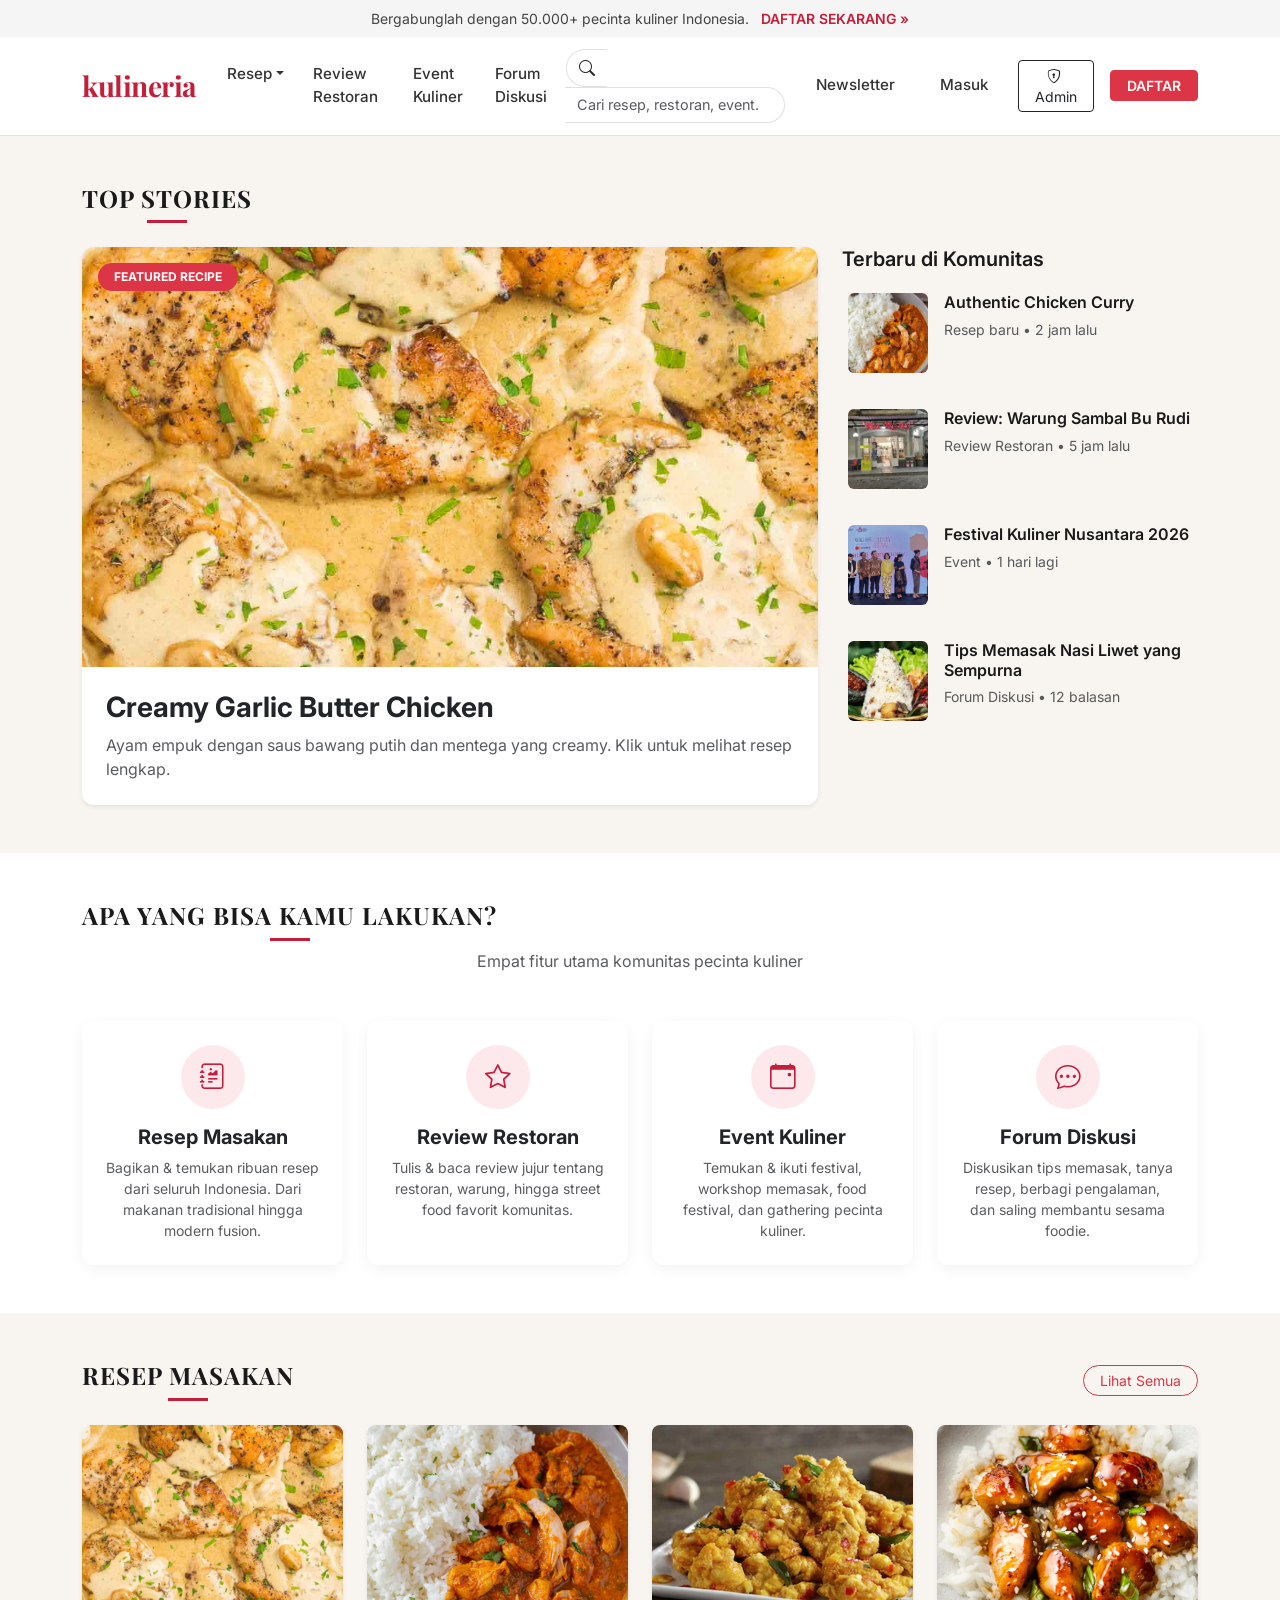
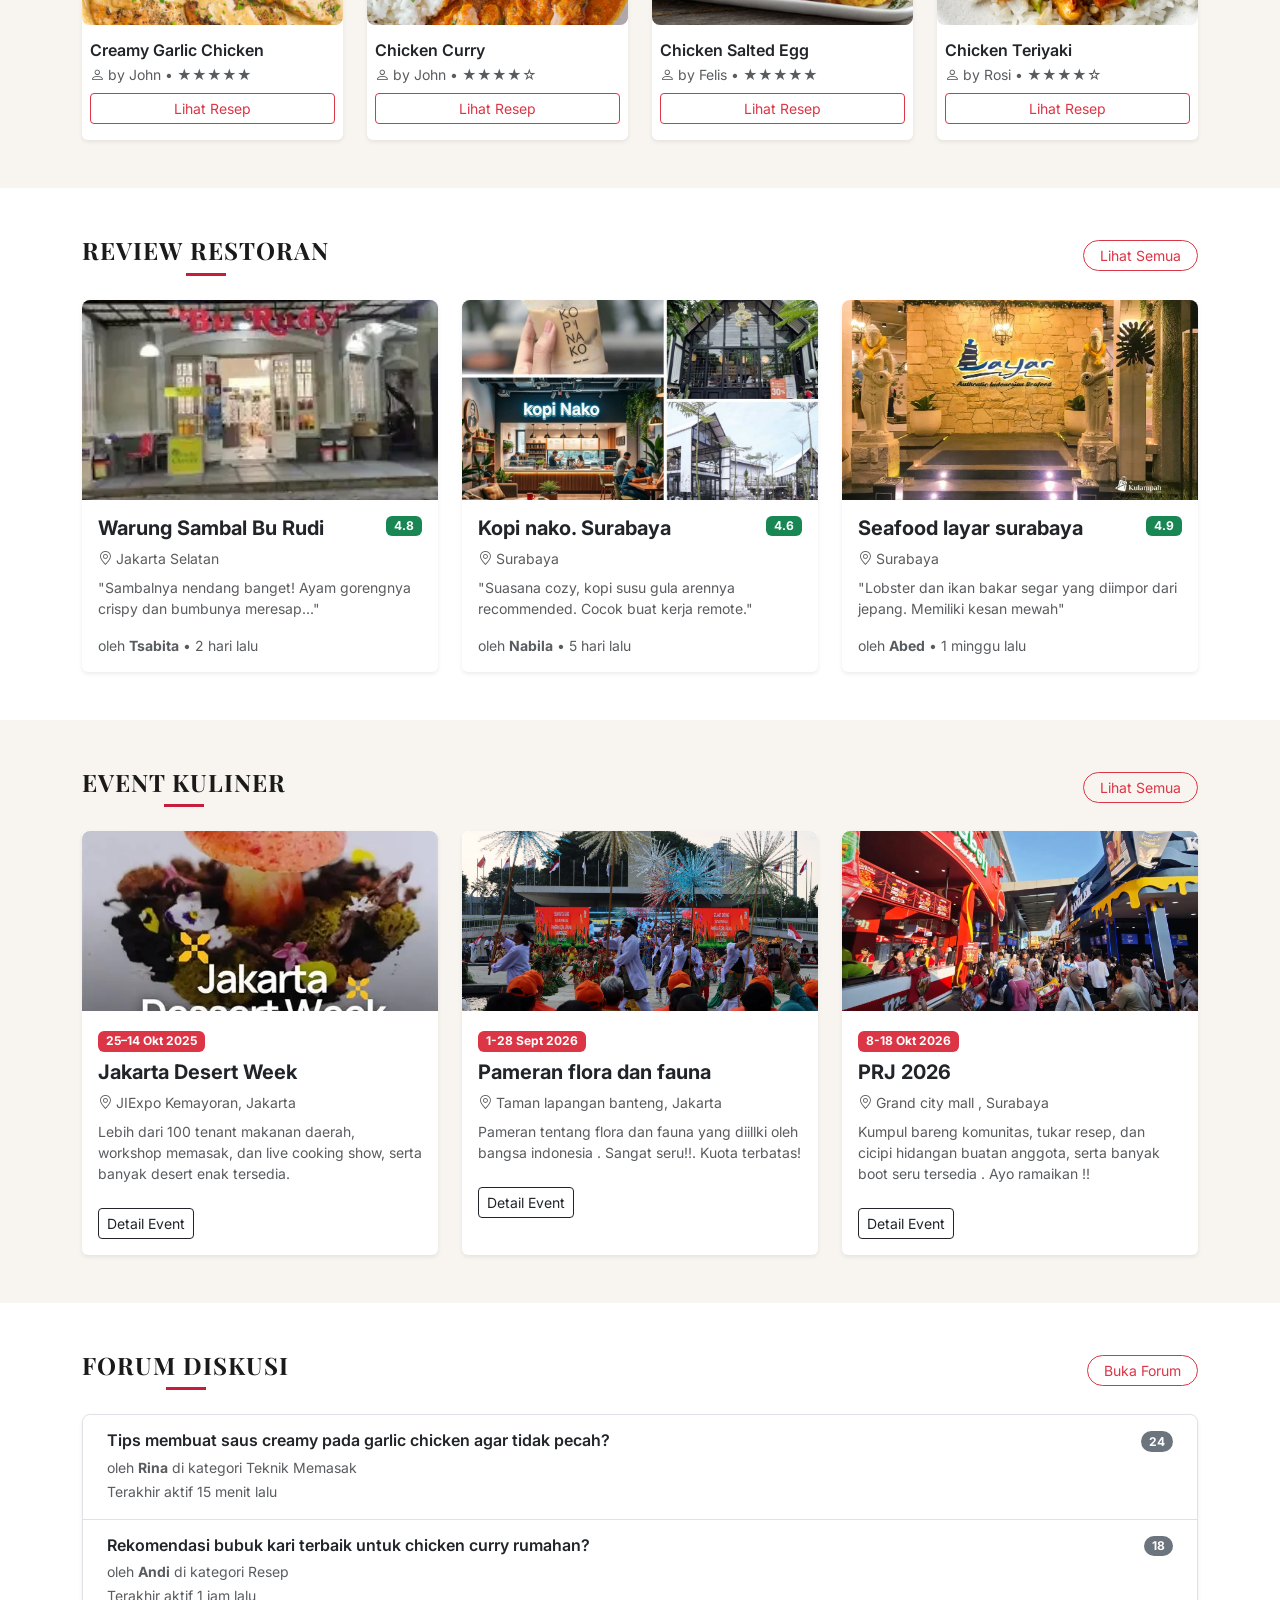
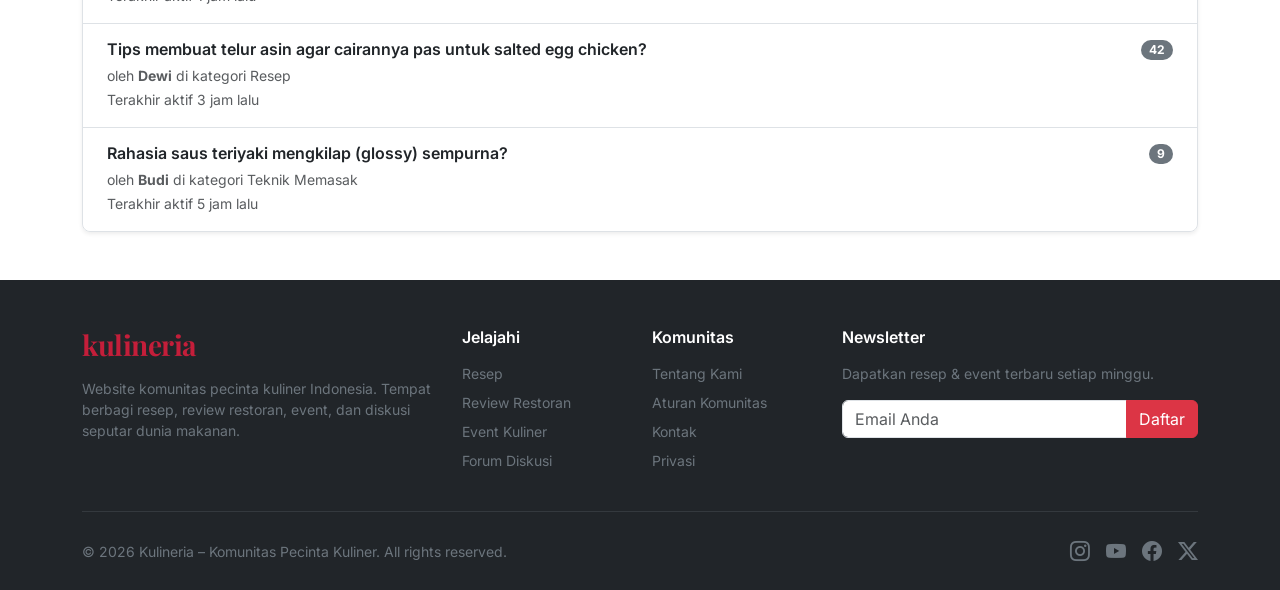
<file: index.html>
<!DOCTYPE html>
<html lang="id">
<head>
  <meta charset="UTF-8">
  <meta name="viewport" content="width=device-width, initial-scale=1.0">
  <title>Kulineria – Komunitas Pecinta Kuliner</title>
  <link href="https://cdn.jsdelivr.net/npm/bootstrap@5.3.3/dist/css/bootstrap.min.css" rel="stylesheet">
  <link href="https://cdn.jsdelivr.net/npm/bootstrap-icons@1.11.3/font/bootstrap-icons.min.css" rel="stylesheet">
  <link href="https://fonts.googleapis.com/css2?family=Playfair+Display:wght@500;700&family=Inter:wght@400;500;600&display=swap" rel="stylesheet">
  <link rel="stylesheet" href="style.css">
  <style>
    
/* Menyamakan ukuran gambar semua kartu resep */
#resep .recipe-card img {
  width: 100%;
  height: 200px;
  object-fit: cover;
  display: block;
}

/* Menyamakan tinggi kartu dan susunan kontennya */
#resep .recipe-card {
  height: 100%;
  display: flex;
  flex-direction: column;
}

/* Membuat isi kartu mengisi ruang yang tersedia */
#resep .recipe-card .card-body {
  flex: 1;
  display: flex;
  flex-direction: column;
}

/* Menjaga tombol resep berada di bagian bawah */
#resep .recipe-card .card-body button {
  margin-top: auto;
}

    .recipe-card {
      cursor: pointer;
      transition: transform 0.2s ease-in-out;
    }
    .recipe-card:hover {
      transform: translateY(-4px);
    }
  </style>
</head>
<body>

  <!-- Top Promo Bar -->
  <div class="promo-bar text-center py-2">
    <span class="me-2">Bergabunglah dengan 50.000+ pecinta kuliner Indonesia.</span>
    <a href="#" class="fw-semibold text-decoration-none">DAFTAR SEKARANG »</a>
  </div>

  <!-- Main Navbar -->
  <nav class="navbar navbar-expand-lg bg-white sticky-top border-bottom">
    <div class="container">
      <a class="navbar-brand brand-logo" href="index.html">kulineria</a>
      
      <button class="navbar-toggler" type="button" data-bs-toggle="collapse" data-bs-target="#mainNav">
        <span class="navbar-toggler-icon"></span>
      </button>

      <div class="collapse navbar-collapse" id="mainNav">
        <ul class="navbar-nav me-auto mb-2 mb-lg-0">
          <li class="nav-item dropdown">
            <a class="nav-link dropdown-toggle" href="#" data-bs-toggle="dropdown">Resep</a>
            <ul class="dropdown-menu">
              <li><a class="dropdown-item" href="#resep">Makanan Utama</a></li>
              <li><a class="dropdown-item" href="#resep">Camilan</a></li>
              <li><a class="dropdown-item" href="#resep">Dessert</a></li>
              <li><a class="dropdown-item" href="#resep">Minuman</a></li>
            </ul>
          </li>
          <li class="nav-item">
            <a class="nav-link" href="#review">Review Restoran</a>
          </li>
          <li class="nav-item">
            <a class="nav-link" href="#event">Event Kuliner</a>
          </li>
          <li class="nav-item">
            <a class="nav-link" href="#forum">Forum Diskusi</a>
          </li>
        </ul>

        <form class="d-flex search-form me-3" role="search">
          <div class="input-group">
            <span class="input-group-text bg-white border-end-0"><i class="bi bi-search"></i></span>
            <input class="form-control border-start-0" type="search" placeholder='Cari resep, restoran, event...' aria-label="Search">
          </div>
        </form>

        <div class="d-flex align-items-center gap-3">
          <a href="#" class="nav-link small d-none d-lg-block">Newsletter</a>
          <a href="#" class="nav-link small d-none d-lg-block">Masuk</a>
          <a href="admin-login.html" class="btn btn-outline-dark btn-sm px-3">
            <i class="bi bi-shield-lock me-1"></i> Admin
          </a>
          <a href="#" class="btn btn-danger btn-sm px-3 fw-semibold">DAFTAR</a>
        </div>
      </div>
    </div>
  </nav>

  <!-- HERO / TOP STORIES -->
  <section class="py-5 bg-cream">
    <div class="container">
      <h2 class="section-title text-center mb-4">TOP STORIES</h2>
      
      <div class="row g-4">
        <div class="col-lg-8">
          <div class="card border-0 shadow-sm featured-card h-100 recipe-card" data-bs-toggle="modal" data-bs-target="#modalCreamyGarlic">
            <div class="position-relative">
              <img src="image/Creamy-Garlic-Chicken-1.jpg" class="card-img-top featured-img" alt="Creamy Garlic Chicken">
              <span class="badge bg-danger position-absolute top-0 start-0 m-3 px-3 py-2 rounded-pill">FEATURED RECIPE</span>
            </div>
            <div class="card-body p-4">
              <h3 class="card-title fw-bold mb-2">Creamy Garlic Butter Chicken</h3>
              <p class="text-muted mb-0">Ayam empuk dengan saus bawang putih dan mentega yang creamy. Klik untuk melihat resep lengkap.</p>
            </div>
          </div>
        </div>

        <div class="col-lg-4">
          <h5 class="fw-semibold mb-3">Terbaru di Komunitas</h5>
          
          <div class="d-flex gap-3 mb-4 latest-item" style="cursor:pointer;" data-bs-toggle="modal" data-bs-target="#modalChickenCurry">
            <img src="image/curry - Copy.webp" class="rounded latest-thumb" alt="Chicken Curry">
            <div>
              <h6 class="mb-1 fw-semibold">Authentic Chicken Curry</h6>
              <small class="text-muted">Resep baru • 2 jam lalu</small>
            </div>
          </div>

          <div class="d-flex gap-3 mb-4 latest-item">
            <img src="image/bu rudy.webp" class="rounded latest-thumb" alt="Review">
            <div>
              <h6 class="mb-1 fw-semibold">Review: Warung Sambal Bu Rudi</h6>
              <small class="text-muted">Review Restoran • 5 jam lalu</small>
            </div>
          </div>

          <div class="d-flex gap-3 mb-4 latest-item">
            <img src="image/kuliner.jpg" class="rounded latest-thumb" alt="Event">
            <div>
              <h6 class="mb-1 fw-semibold">Festival Kuliner Nusantara 2026</h6>
              <small class="text-muted">Event • 1 hari lagi</small>
            </div>
          </div>

          <div class="d-flex gap-3 latest-item">
            <img src="image/liwet.webp" class="rounded latest-thumb" alt="Forum">
            <div>
              <h6 class="mb-1 fw-semibold">Tips Memasak Nasi Liwet yang Sempurna</h6>
              <small class="text-muted">Forum Diskusi • 12 balasan</small>
            </div>
          </div>
        </div>
      </div>
    </div>
  </section>

  <!-- 4 FITUR UTAMA USER -->
  <section class="py-5">
    <div class="container">
      <h2 class="section-title text-center mb-2">APA YANG BISA KAMU LAKUKAN?</h2>
      <p class="text-center text-muted mb-5">Empat fitur utama komunitas pecinta kuliner</p>
      
      <div class="row g-4">
        <div class="col-md-6 col-lg-3">
          <div class="card border-0 h-100 text-center feature-card p-4">
            <div class="feature-icon mx-auto mb-3">
              <i class="bi bi-journal-richtext"></i>
            </div>
            <h5 class="fw-bold">Resep Masakan</h5>
            <p class="text-muted small mb-0">Bagikan & temukan ribuan resep dari seluruh Indonesia. Dari makanan tradisional hingga modern fusion.</p>
          </div>
        </div>
        <div class="col-md-6 col-lg-3">
          <div class="card border-0 h-100 text-center feature-card p-4">
            <div class="feature-icon mx-auto mb-3">
              <i class="bi bi-star"></i>
            </div>
            <h5 class="fw-bold">Review Restoran</h5>
            <p class="text-muted small mb-0">Tulis & baca review jujur tentang restoran, warung, hingga street food favorit komunitas.</p>
          </div>
        </div>
        <div class="col-md-6 col-lg-3">
          <div class="card border-0 h-100 text-center feature-card p-4">
            <div class="feature-icon mx-auto mb-3">
              <i class="bi bi-calendar-event"></i>
            </div>
            <h5 class="fw-bold">Event Kuliner</h5>
            <p class="text-muted small mb-0">Temukan & ikuti festival, workshop memasak, food festival, dan gathering pecinta kuliner.</p>
          </div>
        </div>
        <div class="col-md-6 col-lg-3">
          <div class="card border-0 h-100 text-center feature-card p-4">
            <div class="feature-icon mx-auto mb-3">
              <i class="bi bi-chat-dots"></i>
            </div>
            <h5 class="fw-bold">Forum Diskusi</h5>
            <p class="text-muted small mb-0">Diskusikan tips memasak, tanya resep, berbagi pengalaman, dan saling membantu sesama foodie.</p>
          </div>
        </div>
      </div>
    </div>
  </section>

  <!-- RESEP MASAKAN -->
  <section id="resep" class="py-5 bg-cream">
    <div class="container">
      <div class="d-flex justify-content-between align-items-center mb-4">
        <h2 class="section-title mb-0">RESEP MASAKAN</h2>
        <a href="#" class="btn btn-outline-danger btn-sm rounded-pill px-3">Lihat Semua</a>
      </div>

      <div class="row g-4">
        <!-- Card 1: Creamy Garlic Chicken -->
        <div class="col-6 col-md-4 col-lg-3">
          <div class="card border-0 recipe-card shadow-sm h-100" data-bs-toggle="modal" data-bs-target="#modalCreamyGarlic">
            <img src="image/Creamy-Garlic-Chicken-1.jpg" class="card-img-top rounded-3" alt="Creamy Garlic Chicken">
            <div class="card-body px-2">
              <h6 class="fw-semibold mb-1">Creamy Garlic Chicken</h6>
              <small class="text-muted d-block mb-2"><i class="bi bi-person me-1"></i>by John • ★★★★★</small>
              <button class="btn btn-sm btn-outline-danger w-100">Lihat Resep</button>
            </div>
          </div>
        </div>

        <!-- Card 2: Chicken Curry -->
        <div class="col-6 col-md-4 col-lg-3">
          <div class="card border-0 recipe-card shadow-sm h-100" data-bs-toggle="modal" data-bs-target="#modalChickenCurry">
            <img src="image/Indian-Curry-Chicken-2.jpg" class="card-img-top rounded-3" alt="Chicken Curry">
            <div class="card-body px-2">
              <h6 class="fw-semibold mb-1">Chicken Curry</h6>
              <small class="text-muted d-block mb-2"><i class="bi bi-person me-1"></i>by John • ★★★★☆</small>
              <button class="btn btn-sm btn-outline-danger w-100">Lihat Resep</button>
            </div>
          </div>
        </div>

        <!-- Card 3: Chicken Salted Egg -->
        <div class="col-6 col-md-4 col-lg-3">
          <div class="card border-0 recipe-card shadow-sm h-100" data-bs-toggle="modal" data-bs-target="#modalSaltedEgg">
            <img src="image/chicken-salted-egg.jpg" class="card-img-top rounded-3" alt="Chicken Salted Egg">
            <div class="card-body px-2">
              <h6 class="fw-semibold mb-1">Chicken Salted Egg</h6>
              <small class="text-muted d-block mb-2"><i class="bi bi-person me-1"></i>by Felis • ★★★★★</small>
              <button class="btn btn-sm btn-outline-danger w-100">Lihat Resep</button>
            </div>
          </div>
        </div>

        <!-- Card 4: Chicken Teriyaki -->
        <div class="col-6 col-md-4 col-lg-3">
          <div class="card border-0 recipe-card shadow-sm h-100" data-bs-toggle="modal" data-bs-target="#modalTeriyaki">
            <img src="image/teriyaki-chicken-recipe-1.jpg" class="card-img-top rounded-3" alt="Chicken Teriyaki">
            <div class="card-body px-2">
              <h6 class="fw-semibold mb-1">Chicken Teriyaki</h6>
              <small class="text-muted d-block mb-2"><i class="bi bi-person me-1"></i>by Rosi • ★★★★☆</small>
              <button class="btn btn-sm btn-outline-danger w-100">Lihat Resep</button>
            </div>
          </div>
        </div>
      </div>
    </div>
  </section>

  <!-- MODAL DETAIL RESEP -->

  <!-- 1. Modal Creamy Garlic Chicken -->
  <div class="modal fade" id="modalCreamyGarlic" tabindex="-1" aria-hidden="true">
    <div class="modal-dialog modal-dialog-centered modal-lg">
      <div class="modal-content">
        <div class="modal-header border-0">
          <h5 class="modal-title fw-bold">Creamy Garlic Chicken</h5>
          <button type="button" class="btn-close" data-bs-dismiss="modal" aria-label="Close"></button>
        </div>
        <div class="modal-body">
          <img src="image/Creamy-Garlic-Chicken-1.jpg" class="img-fluid rounded mb-3 w-100" style="max-height: 300px; object-fit: cover;" alt="Creamy Garlic Chicken">
          <p class="text-muted small mb-3"><i class="bi bi-person me-1"></i>Resep oleh <strong>John</strong> • Waktu Masak: 25 Menit • 2-3 Porsi</p>
          
          <h6 class="fw-bold">Bahan-bahan:</h6>
          <ul class="small">
            <li>500g dada ayam, potong dadu</li>
            <li>4 siung bawang putih, cincang halus</li>
            <li>200ml heavy cream / cooking cream</li>
            <li>2 sdm butter (mentega)</li>
            <li>50g keju parmesan parut</li>
            <li>Garam, lada hitam, dan oregano secukupnya</li>
          </ul>

          <h6 class="fw-bold mt-3">Langkah Pembuatan:</h6>
          <ol class="small">
            <li>Bumbui dada ayam dengan garam, lada, dan sedikit oregano.</li>
            <li>Panaskan 1 sdm butter di wajan, tumis ayam hingga matang dan kecokelatan. Angkat dan sisihkan.</li>
            <li>Di wajan yang sama, lelehkan sisa butter dan tumis bawang putih hingga harum.</li>
            <li>Tuangkan heavy cream, aduk rata dan biarkan mendidih perlahan dengan api kecil.</li>
            <li>Masukkan keju parmesan, aduk hingga saus mengental.</li>
            <li>Masukkan kembali ayam ke dalam saus creamy, aduk rata, lalu sajikan hangat.</li>
          </ol>
        </div>
        <div class="modal-footer border-0">
          <button type="button" class="btn btn-secondary btn-sm" data-bs-dismiss="modal">Tutup</button>
        </div>
      </div>
    </div>
  </div>

  <!-- 2. Modal Chicken Curry -->
  <div class="modal fade" id="modalChickenCurry" tabindex="-1" aria-hidden="true">
    <div class="modal-dialog modal-dialog-centered modal-lg">
      <div class="modal-content">
        <div class="modal-header border-0">
          <h5 class="modal-title fw-bold">Chicken Curry</h5>
          <button type="button" class="btn-close" data-bs-dismiss="modal" aria-label="Close"></button>
        </div>
        <div class="modal-body">
          <img src="image/Indian-Curry-Chicken-2.jpg" class="img-fluid rounded mb-3 w-100" style="max-height: 300px; object-fit: cover;" alt="Chicken Curry">
          <p class="text-muted small mb-3"><i class="bi bi-person me-1"></i>Resep oleh <strong>John</strong> • Waktu Masak: 40 Menit • 4 Porsi</p>
          
          <h6 class="fw-bold">Bahan-bahan:</h6>
          <ul class="small">
            <li>500g paha ayam filet, potong sesuai selera</li>
            <li>2 buah kentang & 1 buah wortel, potong dadu</li>
            <li>1 buah bawang bombay, potong kasar</li>
            <li>2 sdm bubuk kari instan</li>
            <li>400ml santan sedang atau susu cair</li>
            <li>Garam, gula, dan penyedap rasa secukupnya</li>
          </ul>

          <h6 class="fw-bold mt-3">Langkah Pembuatan:</h6>
          <ol class="small">
            <li>Tumis bawang bombay hingga harum dan layu.</li>
            <li>Masukkan potongan ayam, masak hingga berubah warna.</li>
            <li>Tambahkan bubuk kari, aduk hingga merata dengan ayam.</li>
            <li>Tuang santan/susu, lalu masukkan kentang dan wortel.</li>
            <li>Masak dengan api kecil hingga sayuran empuk dan kuah mengental. Bumbui dengan garam dan gula. Sajikan.</li>
          </ol>
        </div>
        <div class="modal-footer border-0">
          <button type="button" class="btn btn-secondary btn-sm" data-bs-dismiss="modal">Tutup</button>
        </div>
      </div>
    </div>
  </div>

  <!-- 3. Modal Chicken Salted Egg -->
  <div class="modal fade" id="modalSaltedEgg" tabindex="-1" aria-hidden="true">
    <div class="modal-dialog modal-dialog-centered modal-lg">
      <div class="modal-content">
        <div class="modal-header border-0">
          <h5 class="modal-title fw-bold">Chicken Salted Egg</h5>
          <button type="button" class="btn-close" data-bs-dismiss="modal" aria-label="Close"></button>
        </div>
        <div class="modal-body">
          <img src="image/chicken-salted-egg.jpg" class="img-fluid rounded mb-3 w-100" style="max-height: 300px; object-fit: cover;" alt="Chicken Salted Egg">
          <p class="text-muted small mb-3"><i class="bi bi-person me-1"></i>Resep oleh <strong>Felis</strong> • Waktu Masak: 30 Menit • 3 Porsi</p>
          
          <h6 class="fw-bold">Bahan-bahan:</h6>
          <ul class="small">
            <li>400g dada ayam crispy (dibalur tepung maizena dan digoreng)</li>
            <li>3 kuning telur asin rebus, haluskan dengan sedikit air hangat</li>
            <li>3 siung bawang putih, cincang</li>
            <li>2 tangkai daun kari (salam koja)</li>
            <li>2 buah cabai rawit merah, iris halus</li>
            <li>2 sdm mentega dan 100ml susu evaporated</li>
          </ul>

          <h6 class="fw-bold mt-3">Langkah Pembuatan:</h6>
          <ol class="small">
            <li>Goreng ayam bertepung hingga renyah dan matang, tiriskan.</li>
            <li>Panaskan mentega, tumis bawang putih, cabai rawit, dan daun kari hingga harum.</li>
            <li>Masukkan kuning telur asin yang sudah dihaluskan, aduk hingga berbusa.</li>
            <li>Tuangkan susu evaporated, aduk rata hingga saus halus dan meletup-letup.</li>
            <li>Masukkan ayam crispy, aduk cepat hingga seluruh permukaan ayam terbalur saus salted egg. Sajikan.</li>
          </ol>
        </div>
        <div class="modal-footer border-0">
          <button type="button" class="btn btn-secondary btn-sm" data-bs-dismiss="modal">Tutup</button>
        </div>
      </div>
    </div>
  </div>

  <!-- 4. Modal Chicken Teriyaki -->
  <div class="modal fade" id="modalTeriyaki" tabindex="-1" aria-hidden="true">
    <div class="modal-dialog modal-dialog-centered modal-lg">
      <div class="modal-content">
        <div class="modal-header border-0">
          <h5 class="modal-title fw-bold">Chicken Teriyaki</h5>
          <button type="button" class="btn-close" data-bs-dismiss="modal" aria-label="Close"></button>
        </div>
        <div class="modal-body">
          <img src="image/teriyaki-chicken-recipe-1.jpg" class="img-fluid rounded mb-3 w-100" style="max-height: 300px; object-fit: cover;" alt="Chicken Teriyaki">
          <p class="text-muted small mb-3"><i class="bi bi-person me-1"></i>Resep oleh <strong>Rosi</strong> • Waktu Masak: 20 Menit • 2 Porsi</p>
          
          <h6 class="fw-bold">Bahan-bahan:</h6>
          <ul class="small">
            <li>400g paha ayam potong strip</li>
            <li>3 sdm kecap manis & 2 sdm kecap asin</li>
            <li>1 sdm saus tiram & 1 sdm minyak wijen</li>
            <li>1 sdm madu / gula pasir</li>
            <li>1/2 buah bawang bombay, iris memanjang</li>
            <li>Wijen sangrai untuk taburan</li>
          </ul>

          <h6 class="fw-bold mt-3">Langkah Pembuatan:</h6>
          <ol class="small">
            <li>Marinasi ayam dengan kecap asin, saus tiram, dan minyak wijen selama 15 menit.</li>
            <li>Panaskan sedikit minyak, tumis ayam hingga berubah warna dan matang.</li>
            <li>Masukkan kecap manis, madu, dan bawang bombay. Aduk rata hingga saus karamel mengental dan meresap ke dalam ayam.</li>
            <li>Angkat, tata di atas piring, lalu taburi dengan wijen sangrai.</li>
          </ol>
        </div>
        <div class="modal-footer border-0">
          <button type="button" class="btn btn-secondary btn-sm" data-bs-dismiss="modal">Tutup</button>
        </div>
      </div>
    </div>
  </div>

  <!-- REVIEW RESTORAN -->
  <section id="review" class="py-5">
    <div class="container">
      <div class="d-flex justify-content-between align-items-center mb-4">
        <h2 class="section-title mb-0">REVIEW RESTORAN</h2>
        <a href="#" class="btn btn-outline-danger btn-sm rounded-pill px-3">Lihat Semua</a>
      </div>

      <div class="row g-4">
        <div class="col-md-4">
          <div class="card border-0 h-100 story-card shadow-sm">
            <img src="image/bu rudy.webp" class="card-img-top rounded-top-3" alt="Restoran 1" style="height:200px;object-fit:cover;">
            <div class="card-body">
              <div class="d-flex justify-content-between align-items-start mb-2">
                <h5 class="fw-bold mb-0">Warung Sambal Bu Rudi</h5>
                <span class="badge bg-success">4.8</span>
              </div>
              <p class="text-muted small mb-2"><i class="bi bi-geo-alt me-1"></i>Jakarta Selatan</p>
              <p class="small text-muted mb-0">"Sambalnya nendang banget! Ayam gorengnya crispy dan bumbunya meresap..."</p>
              <div class="mt-3 small text-muted">oleh <strong>Tsabita</strong> • 2 hari lalu</div>
            </div>
          </div>
        </div>
        <div class="col-md-4">
          <div class="card border-0 h-100 story-card shadow-sm">
            <img src="image/Franchise-Kopi-Nako-1024x682.jpg" class="card-img-top rounded-top-3" alt="Restoran 2" style="height:200px;object-fit:cover;">
            <div class="card-body">
              <div class="d-flex justify-content-between align-items-start mb-2">
                <h5 class="fw-bold mb-0">Kopi nako. Surabaya</h5>
                <span class="badge bg-success">4.6</span>
              </div>
              <p class="text-muted small mb-2"><i class="bi bi-geo-alt me-1"></i>Surabaya</p>
              <p class="small text-muted mb-0">"Suasana cozy, kopi susu gula arennya recommended. Cocok buat kerja remote."</p>
              <div class="mt-3 small text-muted">oleh <strong>Nabila</strong> • 5 hari lalu</div>
            </div>
          </div>
        </div>
        <div class="col-md-4">
          <div class="card border-0 h-100 story-card shadow-sm">
            <img src="image/Restoran-Layar-Seafood-Surabaya-Kulampah-1024x768.webp" class="card-img-top rounded-top-3" alt="Restoran 3" style="height:200px;object-fit:cover;">
            <div class="card-body">
              <div class="d-flex justify-content-between align-items-start mb-2">
                <h5 class="fw-bold mb-0">Seafood layar surabaya</h5>
                <span class="badge bg-success">4.9</span>
              </div>
              <p class="text-muted small mb-2"><i class="bi bi-geo-alt me-1"></i>Surabaya</p>
              <p class="small text-muted mb-0">"Lobster dan ikan bakar segar yang diimpor dari jepang. Memiliki kesan mewah"</p>
              <div class="mt-3 small text-muted">oleh <strong>Abed</strong> • 1 minggu lalu</div>
            </div>
          </div>
        </div>
      </div>
    </div>
  </section>

  <!-- EVENT KULINER -->
  <section id="event" class="py-5 bg-cream">
    <div class="container">
      <div class="d-flex justify-content-between align-items-center mb-4">
        <h2 class="section-title mb-0">EVENT KULINER</h2>
        <a href="#" class="btn btn-outline-danger btn-sm rounded-pill px-3">Lihat Semua</a>
      </div>

      <div class="row g-4">
        <div class="col-md-4">
          <div class="card border-0 h-100 story-card shadow-sm">
            <img src="image/jakarta.webp" class="card-img-top rounded-top-3" alt="Event 1" style="height:180px;object-fit:cover;">
            <div class="card-body">
              <span class="badge bg-danger mb-2">25–14 Okt 2025</span>
              <h5 class="fw-bold">Jakarta Desert Week</h5>
              <p class="text-muted small mb-2"><i class="bi bi-geo-alt me-1"></i>JIExpo Kemayoran, Jakarta</p>
              <p class="small text-muted">Lebih dari 100 tenant makanan daerah, workshop memasak, dan live cooking show, serta banyak desert enak tersedia.</p>
              <a href="#" class="btn btn-sm btn-outline-dark mt-2">Detail Event</a>
            </div>
          </div>
        </div>
        <div class="col-md-4">
          <div class="card border-0 h-100 story-card shadow-sm">
            <img src="image/flona-05.jpg" class="card-img-top rounded-top-3" alt="Event 2" style="height:180px;object-fit:cover;">
            <div class="card-body">
              <span class="badge bg-danger mb-2">1-28 Sept 2026</span>
              <h5 class="fw-bold">Pameran flora dan fauna</h5>
              <p class="text-muted small mb-2"><i class="bi bi-geo-alt me-1"></i>Taman lapangan banteng, Jakarta</p>
              <p class="small text-muted">Pameran tentang flora dan fauna yang diillki oleh bangsa indonesia . Sangat seru!!. Kuota terbatas!</p>
              <a href="#" class="btn btn-sm btn-outline-dark mt-2">Detail Event</a>
            </div>
          </div>
        </div>
        <div class="col-md-4">
          <div class="card border-0 h-100 story-card shadow-sm">
            <img src="image/prj.webp" class="card-img-top rounded-top-3" alt="Event 3" style="height:180px;object-fit:cover;">
            <div class="card-body">
              <span class="badge bg-danger mb-2">8-18 Okt 2026</span>
              <h5 class="fw-bold">PRJ 2026</h5>
              <p class="text-muted small mb-2"><i class="bi bi-geo-alt me-1"></i>Grand city mall , Surabaya</p>
              <p class="small text-muted">Kumpul bareng komunitas, tukar resep, dan cicipi hidangan buatan anggota, serta banyak boot seru tersedia . Ayo ramaikan !!</p>
              <a href="#" class="btn btn-sm btn-outline-dark mt-2">Detail Event</a>
            </div>
          </div>
        </div>
      </div>
    </div>
  </section>

  <!-- FORUM DISKUSI -->
  <section id="forum" class="py-5">
    <div class="container">
      <div class="d-flex justify-content-between align-items-center mb-4">
        <h2 class="section-title mb-0">FORUM DISKUSI</h2>
        <a href="#" class="btn btn-outline-danger btn-sm rounded-pill px-3">Buka Forum</a>
      </div>

      <div class="list-group list-group-flush border rounded-3 overflow-hidden shadow-sm">
        <a href="#" class="list-group-item list-group-item-action py-3 px-4">
          <div class="d-flex w-100 justify-content-between align-items-start">
            <div>
              <h6 class="mb-1 fw-semibold">Tips membuat saus creamy pada garlic chicken agar tidak pecah?</h6>
              <small class="text-muted">oleh <strong>Rina</strong> di kategori Teknik Memasak</small>
            </div>
            <span class="badge bg-secondary rounded-pill">24</span>
          </div>
          <small class="text-muted">Terakhir aktif 15 menit lalu</small>
        </a>
        <a href="#" class="list-group-item list-group-item-action py-3 px-4">
          <div class="d-flex w-100 justify-content-between align-items-start">
            <div>
              <h6 class="mb-1 fw-semibold">Rekomendasi bubuk kari terbaik untuk chicken curry rumahan?</h6>
              <small class="text-muted">oleh <strong>Andi</strong> di kategori Resep</small>
            </div>
            <span class="badge bg-secondary rounded-pill">18</span>
          </div>
          <small class="text-muted">Terakhir aktif 1 jam lalu</small>
        </a>
        <a href="#" class="list-group-item list-group-item-action py-3 px-4">
          <div class="d-flex w-100 justify-content-between align-items-start">
            <div>
              <h6 class="mb-1 fw-semibold">Tips membuat telur asin agar cairannya pas untuk salted egg chicken?</h6>
              <small class="text-muted">oleh <strong>Dewi</strong> di kategori Resep</small>
            </div>
            <span class="badge bg-secondary rounded-pill">42</span>
          </div>
          <small class="text-muted">Terakhir aktif 3 jam lalu</small>
        </a>
        <a href="#" class="list-group-item list-group-item-action py-3 px-4">
          <div class="d-flex w-100 justify-content-between align-items-start">
            <div>
              <h6 class="mb-1 fw-semibold">Rahasia saus teriyaki mengkilap (glossy) sempurna?</h6>
              <small class="text-muted">oleh <strong>Budi</strong> di kategori Teknik Memasak</small>
            </div>
            <span class="badge bg-secondary rounded-pill">9</span>
          </div>
          <small class="text-muted">Terakhir aktif 5 jam lalu</small>
        </a>
      </div>
    </div>
  </section>

  <!-- Footer -->
  <footer class="bg-dark text-white pt-5 pb-4">
    <div class="container">
      <div class="row g-4">
        <div class="col-md-4">
          <h5 class="brand-logo text-danger mb-3">kulineria</h5>
          <p class="small text-secondary">Website komunitas pecinta kuliner Indonesia. Tempat berbagi resep, review restoran, event, dan diskusi seputar dunia makanan.</p>
        </div>
        <div class="col-6 col-md-2">
          <h6 class="fw-semibold mb-3">Jelajahi</h6>
          <ul class="list-unstyled small">
            <li class="mb-2"><a href="#resep" class="text-secondary text-decoration-none">Resep</a></li>
            <li class="mb-2"><a href="#review" class="text-secondary text-decoration-none">Review Restoran</a></li>
            <li class="mb-2"><a href="#event" class="text-secondary text-decoration-none">Event Kuliner</a></li>
            <li class="mb-2"><a href="#forum" class="text-secondary text-decoration-none">Forum Diskusi</a></li>
          </ul>
        </div>
        <div class="col-6 col-md-2">
          <h6 class="fw-semibold mb-3">Komunitas</h6>
          <ul class="list-unstyled small">
            <li class="mb-2"><a href="#" class="text-secondary text-decoration-none">Tentang Kami</a></li>
            <li class="mb-2"><a href="#" class="text-secondary text-decoration-none">Aturan Komunitas</a></li>
            <li class="mb-2"><a href="#" class="text-secondary text-decoration-none">Kontak</a></li>
            <li class="mb-2"><a href="#" class="text-secondary text-decoration-none">Privasi</a></li>
          </ul>
        </div>
        <div class="col-md-4">
          <h6 class="fw-semibold mb-3">Newsletter</h6>
          <p class="small text-secondary">Dapatkan resep & event terbaru setiap minggu.</p>
          <div class="input-group">
            <input type="email" class="form-control" placeholder="Email Anda">
            <button class="btn btn-danger" type="button">Daftar</button>
          </div>
        </div>
      </div>
      <hr class="my-4 border-secondary">
      <div class="d-flex flex-column flex-md-row justify-content-between align-items-center small text-secondary">
        <p class="mb-2 mb-md-0">© 2026 Kulineria – Komunitas Pecinta Kuliner. All rights reserved.</p>
        <div class="d-flex gap-3">
          <a href="#" class="text-secondary"><i class="bi bi-instagram fs-5"></i></a>
          <a href="#" class="text-secondary"><i class="bi bi-youtube fs-5"></i></a>
          <a href="#" class="text-secondary"><i class="bi bi-facebook fs-5"></i></a>
          <a href="#" class="text-secondary"><i class="bi bi-twitter-x fs-5"></i></a>
        </div>
      </div>
    </div>
  </footer>

  <script src="https://cdn.jsdelivr.net/npm/bootstrap@5.3.3/dist/js/bootstrap.bundle.min.js"></script>
</body>
</html>
</file>
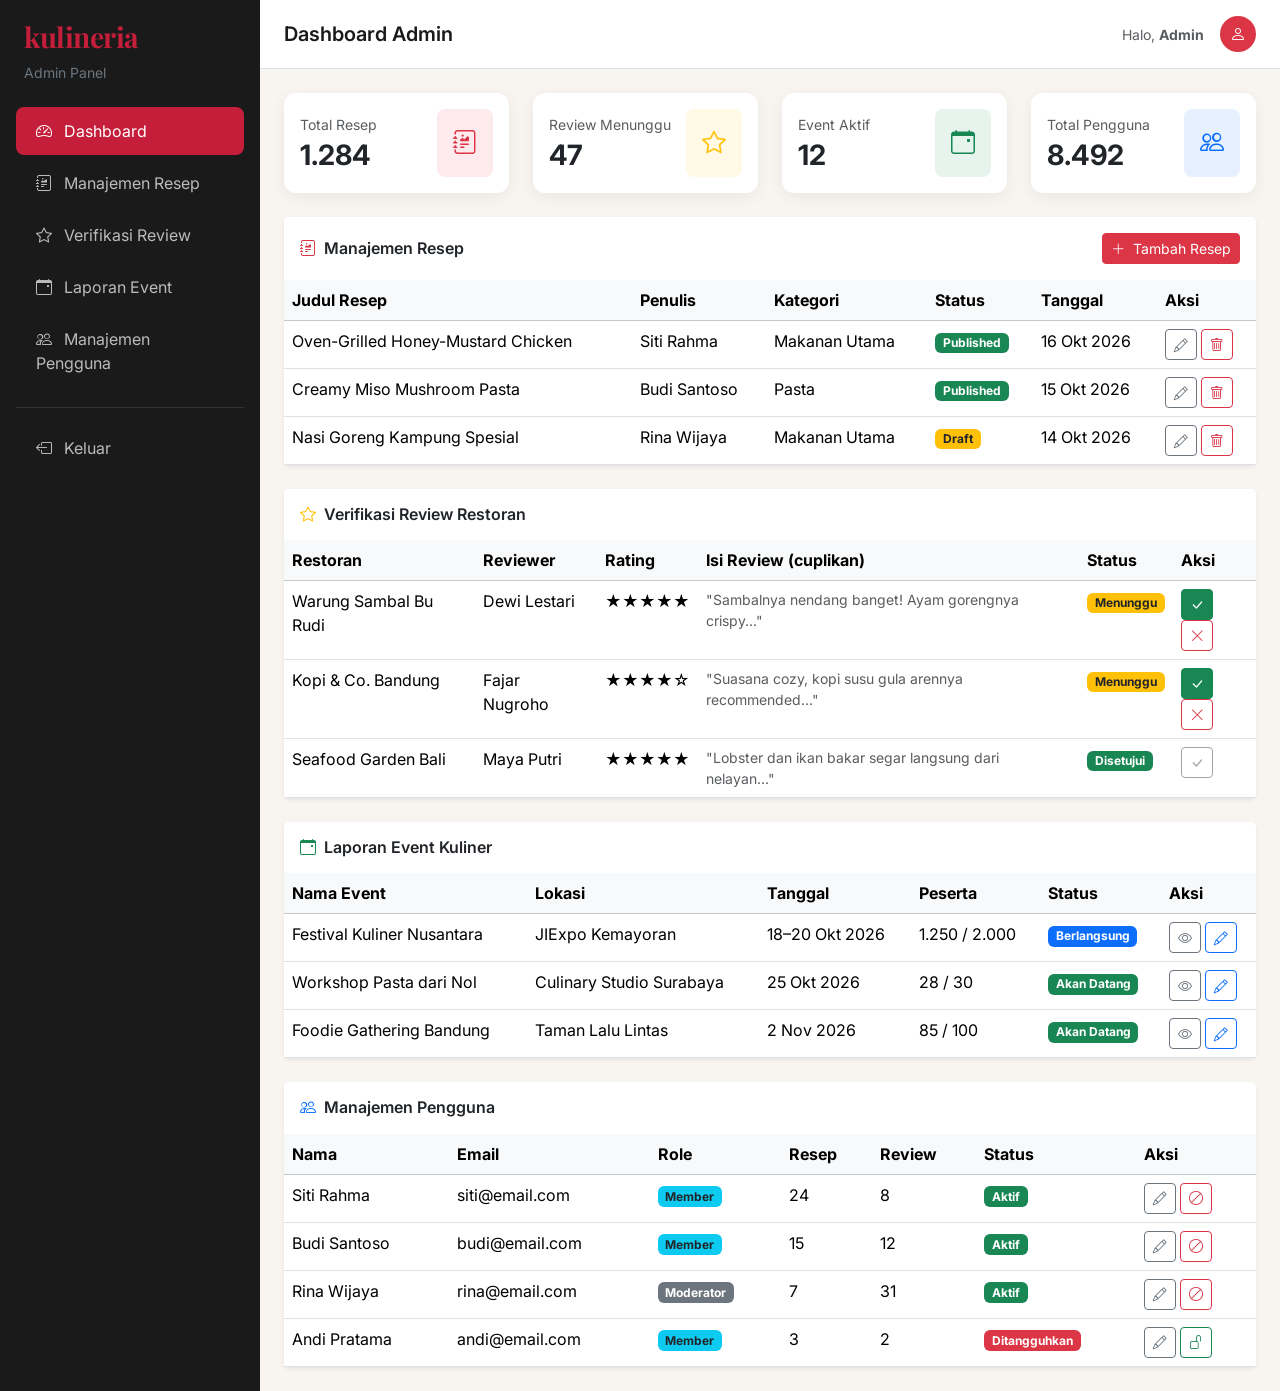
<file: admin-dashboard.html>
<!DOCTYPE html>
<html lang="id">
<head>
  <meta charset="UTF-8">
  <meta name="viewport" content="width=device-width, initial-scale=1.0">
  <title>Dashboard Admin – Kulineria</title>
  <link href="https://cdn.jsdelivr.net/npm/bootstrap@5.3.3/dist/css/bootstrap.min.css" rel="stylesheet">
  <link href="https://cdn.jsdelivr.net/npm/bootstrap-icons@1.11.3/font/bootstrap-icons.min.css" rel="stylesheet">
  <link href="https://fonts.googleapis.com/css2?family=Playfair+Display:wght@500;700&family=Inter:wght@400;500;600&display=swap" rel="stylesheet">
  <link rel="stylesheet" href="style.css">
  <style>
    .sidebar {
      width: 260px;
      min-height: 100vh;
      background: #1a1a1a;
    }
    .sidebar .nav-link {
      color: #bbb;
      padding: 0.75rem 1.25rem;
      border-radius: 8px;
      margin-bottom: 4px;
    }
    .sidebar .nav-link:hover,
    .sidebar .nav-link.active {
      background: #c41e3a;
      color: #fff;
    }
    .stat-card {
      border: none;
      border-radius: 12px;
      box-shadow: 0 4px 15px rgba(0,0,0,0.06);
    }
    .main-content {
      flex: 1;
      background: #f8f5f0;
      min-height: 100vh;
    }
  </style>
</head>
<body>
  <div class="d-flex">
    <!-- Sidebar -->
    <div class="sidebar p-3 d-none d-lg-block">
      <div class="mb-4 px-2">
        <a href="index.html" class="brand-logo text-decoration-none">kulineria</a>
        <small class="d-block text-secondary mt-1">Admin Panel</small>
      </div>
      <nav class="nav flex-column">
        <a class="nav-link active" href="#"><i class="bi bi-speedometer2 me-2"></i> Dashboard</a>
        <a class="nav-link" href="#resep"><i class="bi bi-journal-richtext me-2"></i> Manajemen Resep</a>
        <a class="nav-link" href="#review"><i class="bi bi-star me-2"></i> Verifikasi Review</a>
        <a class="nav-link" href="#event"><i class="bi bi-calendar-event me-2"></i> Laporan Event</a>
        <a class="nav-link" href="#pengguna"><i class="bi bi-people me-2"></i> Manajemen Pengguna</a>
        <hr class="border-secondary">
        <a class="nav-link" href="index.html"><i class="bi bi-box-arrow-left me-2"></i> Keluar</a>
      </nav>
    </div>

    <!-- Main -->
    <div class="main-content">
      <nav class="navbar bg-white border-bottom px-4 py-3">
        <div class="d-flex align-items-center gap-3">
          <button class="btn btn-outline-secondary btn-sm d-lg-none" type="button">
            <i class="bi bi-list"></i>
          </button>
          <h5 class="mb-0 fw-semibold">Dashboard Admin</h5>
        </div>
        <div class="d-flex align-items-center gap-3">
          <span class="text-muted small">Halo, <strong>Admin</strong></span>
          <div class="bg-danger text-white rounded-circle d-flex align-items-center justify-content-center" style="width:36px;height:36px;">
            <i class="bi bi-person"></i>
          </div>
        </div>
      </nav>

      <div class="p-4">
        <!-- Stats -->
        <div class="row g-4 mb-4">
          <div class="col-md-3">
            <div class="card stat-card p-3">
              <div class="d-flex justify-content-between align-items-center">
                <div>
                  <p class="text-muted small mb-1">Total Resep</p>
                  <h3 class="fw-bold mb-0">1.284</h3>
                </div>
                <div class="bg-danger bg-opacity-10 text-danger rounded-3 p-3">
                  <i class="bi bi-journal-richtext fs-4"></i>
                </div>
              </div>
            </div>
          </div>
          <div class="col-md-3">
            <div class="card stat-card p-3">
              <div class="d-flex justify-content-between align-items-center">
                <div>
                  <p class="text-muted small mb-1">Review Menunggu</p>
                  <h3 class="fw-bold mb-0">47</h3>
                </div>
                <div class="bg-warning bg-opacity-10 text-warning rounded-3 p-3">
                  <i class="bi bi-star fs-4"></i>
                </div>
              </div>
            </div>
          </div>
          <div class="col-md-3">
            <div class="card stat-card p-3">
              <div class="d-flex justify-content-between align-items-center">
                <div>
                  <p class="text-muted small mb-1">Event Aktif</p>
                  <h3 class="fw-bold mb-0">12</h3>
                </div>
                <div class="bg-success bg-opacity-10 text-success rounded-3 p-3">
                  <i class="bi bi-calendar-event fs-4"></i>
                </div>
              </div>
            </div>
          </div>
          <div class="col-md-3">
            <div class="card stat-card p-3">
              <div class="d-flex justify-content-between align-items-center">
                <div>
                  <p class="text-muted small mb-1">Total Pengguna</p>
                  <h3 class="fw-bold mb-0">8.492</h3>
                </div>
                <div class="bg-primary bg-opacity-10 text-primary rounded-3 p-3">
                  <i class="bi bi-people fs-4"></i>
                </div>
              </div>
            </div>
          </div>
        </div>

        <!-- Manajemen Resep -->
        <div class="card border-0 shadow-sm mb-4" id="resep">
          <div class="card-header bg-white border-0 py-3 d-flex justify-content-between align-items-center">
            <h6 class="fw-semibold mb-0"><i class="bi bi-journal-richtext me-2 text-danger"></i>Manajemen Resep</h6>
            <button class="btn btn-sm btn-danger"><i class="bi bi-plus-lg me-1"></i> Tambah Resep</button>
          </div>
          <div class="table-responsive">
            <table class="table table-hover mb-0">
              <thead class="table-light">
                <tr>
                  <th>Judul Resep</th>
                  <th>Penulis</th>
                  <th>Kategori</th>
                  <th>Status</th>
                  <th>Tanggal</th>
                  <th>Aksi</th>
                </tr>
              </thead>
              <tbody>
                <tr>
                  <td>Oven-Grilled Honey-Mustard Chicken</td>
                  <td>Siti Rahma</td>
                  <td>Makanan Utama</td>
                  <td><span class="badge bg-success">Published</span></td>
                  <td>16 Okt 2026</td>
                  <td>
                    <button class="btn btn-sm btn-outline-secondary"><i class="bi bi-pencil"></i></button>
                    <button class="btn btn-sm btn-outline-danger"><i class="bi bi-trash"></i></button>
                  </td>
                </tr>
                <tr>
                  <td>Creamy Miso Mushroom Pasta</td>
                  <td>Budi Santoso</td>
                  <td>Pasta</td>
                  <td><span class="badge bg-success">Published</span></td>
                  <td>15 Okt 2026</td>
                  <td>
                    <button class="btn btn-sm btn-outline-secondary"><i class="bi bi-pencil"></i></button>
                    <button class="btn btn-sm btn-outline-danger"><i class="bi bi-trash"></i></button>
                  </td>
                </tr>
                <tr>
                  <td>Nasi Goreng Kampung Spesial</td>
                  <td>Rina Wijaya</td>
                  <td>Makanan Utama</td>
                  <td><span class="badge bg-warning text-dark">Draft</span></td>
                  <td>14 Okt 2026</td>
                  <td>
                    <button class="btn btn-sm btn-outline-secondary"><i class="bi bi-pencil"></i></button>
                    <button class="btn btn-sm btn-outline-danger"><i class="bi bi-trash"></i></button>
                  </td>
                </tr>
              </tbody>
            </table>
          </div>
        </div>

        <!-- Verifikasi Review -->
        <div class="card border-0 shadow-sm mb-4" id="review">
          <div class="card-header bg-white border-0 py-3">
            <h6 class="fw-semibold mb-0"><i class="bi bi-star me-2 text-warning"></i>Verifikasi Review Restoran</h6>
          </div>
          <div class="table-responsive">
            <table class="table table-hover mb-0">
              <thead class="table-light">
                <tr>
                  <th>Restoran</th>
                  <th>Reviewer</th>
                  <th>Rating</th>
                  <th>Isi Review (cuplikan)</th>
                  <th>Status</th>
                  <th>Aksi</th>
                </tr>
              </thead>
              <tbody>
                <tr>
                  <td>Warung Sambal Bu Rudi</td>
                  <td>Dewi Lestari</td>
                  <td>★★★★★</td>
                  <td class="small text-muted">"Sambalnya nendang banget! Ayam gorengnya crispy..."</td>
                  <td><span class="badge bg-warning text-dark">Menunggu</span></td>
                  <td>
                    <button class="btn btn-sm btn-success"><i class="bi bi-check-lg"></i></button>
                    <button class="btn btn-sm btn-outline-danger"><i class="bi bi-x-lg"></i></button>
                  </td>
                </tr>
                <tr>
                  <td>Kopi & Co. Bandung</td>
                  <td>Fajar Nugroho</td>
                  <td>★★★★☆</td>
                  <td class="small text-muted">"Suasana cozy, kopi susu gula arennya recommended..."</td>
                  <td><span class="badge bg-warning text-dark">Menunggu</span></td>
                  <td>
                    <button class="btn btn-sm btn-success"><i class="bi bi-check-lg"></i></button>
                    <button class="btn btn-sm btn-outline-danger"><i class="bi bi-x-lg"></i></button>
                  </td>
                </tr>
                <tr>
                  <td>Seafood Garden Bali</td>
                  <td>Maya Putri</td>
                  <td>★★★★★</td>
                  <td class="small text-muted">"Lobster dan ikan bakar segar langsung dari nelayan..."</td>
                  <td><span class="badge bg-success">Disetujui</span></td>
                  <td>
                    <button class="btn btn-sm btn-outline-secondary" disabled><i class="bi bi-check-lg"></i></button>
                  </td>
                </tr>
              </tbody>
            </table>
          </div>
        </div>

        <!-- Laporan Event -->
        <div class="card border-0 shadow-sm mb-4" id="event">
          <div class="card-header bg-white border-0 py-3">
            <h6 class="fw-semibold mb-0"><i class="bi bi-calendar-event me-2 text-success"></i>Laporan Event Kuliner</h6>
          </div>
          <div class="table-responsive">
            <table class="table table-hover mb-0">
              <thead class="table-light">
                <tr>
                  <th>Nama Event</th>
                  <th>Lokasi</th>
                  <th>Tanggal</th>
                  <th>Peserta</th>
                  <th>Status</th>
                  <th>Aksi</th>
                </tr>
              </thead>
              <tbody>
                <tr>
                  <td>Festival Kuliner Nusantara</td>
                  <td>JIExpo Kemayoran</td>
                  <td>18–20 Okt 2026</td>
                  <td>1.250 / 2.000</td>
                  <td><span class="badge bg-primary">Berlangsung</span></td>
                  <td>
                    <button class="btn btn-sm btn-outline-secondary"><i class="bi bi-eye"></i></button>
                    <button class="btn btn-sm btn-outline-primary"><i class="bi bi-pencil"></i></button>
                  </td>
                </tr>
                <tr>
                  <td>Workshop Pasta dari Nol</td>
                  <td>Culinary Studio Surabaya</td>
                  <td>25 Okt 2026</td>
                  <td>28 / 30</td>
                  <td><span class="badge bg-success">Akan Datang</span></td>
                  <td>
                    <button class="btn btn-sm btn-outline-secondary"><i class="bi bi-eye"></i></button>
                    <button class="btn btn-sm btn-outline-primary"><i class="bi bi-pencil"></i></button>
                  </td>
                </tr>
                <tr>
                  <td>Foodie Gathering Bandung</td>
                  <td>Taman Lalu Lintas</td>
                  <td>2 Nov 2026</td>
                  <td>85 / 100</td>
                  <td><span class="badge bg-success">Akan Datang</span></td>
                  <td>
                    <button class="btn btn-sm btn-outline-secondary"><i class="bi bi-eye"></i></button>
                    <button class="btn btn-sm btn-outline-primary"><i class="bi bi-pencil"></i></button>
                  </td>
                </tr>
              </tbody>
            </table>
          </div>
        </div>

        <!-- Manajemen Pengguna -->
        <div class="card border-0 shadow-sm" id="pengguna">
          <div class="card-header bg-white border-0 py-3">
            <h6 class="fw-semibold mb-0"><i class="bi bi-people me-2 text-primary"></i>Manajemen Pengguna</h6>
          </div>
          <div class="table-responsive">
            <table class="table table-hover mb-0">
              <thead class="table-light">
                <tr>
                  <th>Nama</th>
                  <th>Email</th>
                  <th>Role</th>
                  <th>Resep</th>
                  <th>Review</th>
                  <th>Status</th>
                  <th>Aksi</th>
                </tr>
              </thead>
              <tbody>
                <tr>
                  <td>Siti Rahma</td>
                  <td>siti@email.com</td>
                  <td><span class="badge bg-info text-dark">Member</span></td>
                  <td>24</td>
                  <td>8</td>
                  <td><span class="badge bg-success">Aktif</span></td>
                  <td>
                    <button class="btn btn-sm btn-outline-secondary"><i class="bi bi-pencil"></i></button>
                    <button class="btn btn-sm btn-outline-danger"><i class="bi bi-ban"></i></button>
                  </td>
                </tr>
                <tr>
                  <td>Budi Santoso</td>
                  <td>budi@email.com</td>
                  <td><span class="badge bg-info text-dark">Member</span></td>
                  <td>15</td>
                  <td>12</td>
                  <td><span class="badge bg-success">Aktif</span></td>
                  <td>
                    <button class="btn btn-sm btn-outline-secondary"><i class="bi bi-pencil"></i></button>
                    <button class="btn btn-sm btn-outline-danger"><i class="bi bi-ban"></i></button>
                  </td>
                </tr>
                <tr>
                  <td>Rina Wijaya</td>
                  <td>rina@email.com</td>
                  <td><span class="badge bg-secondary">Moderator</span></td>
                  <td>7</td>
                  <td>31</td>
                  <td><span class="badge bg-success">Aktif</span></td>
                  <td>
                    <button class="btn btn-sm btn-outline-secondary"><i class="bi bi-pencil"></i></button>
                    <button class="btn btn-sm btn-outline-danger"><i class="bi bi-ban"></i></button>
                  </td>
                </tr>
                <tr>
                  <td>Andi Pratama</td>
                  <td>andi@email.com</td>
                  <td><span class="badge bg-info text-dark">Member</span></td>
                  <td>3</td>
                  <td>2</td>
                  <td><span class="badge bg-danger">Ditangguhkan</span></td>
                  <td>
                    <button class="btn btn-sm btn-outline-secondary"><i class="bi bi-pencil"></i></button>
                    <button class="btn btn-sm btn-outline-success"><i class="bi bi-unlock"></i></button>
                  </td>
                </tr>
              </tbody>
            </table>
          </div>
        </div>

      </div>
    </div>
  </div>

  <script src="https://cdn.jsdelivr.net/npm/bootstrap@5.3.3/dist/js/bootstrap.bundle.min.js"></script>
</body>
</html>
</file>
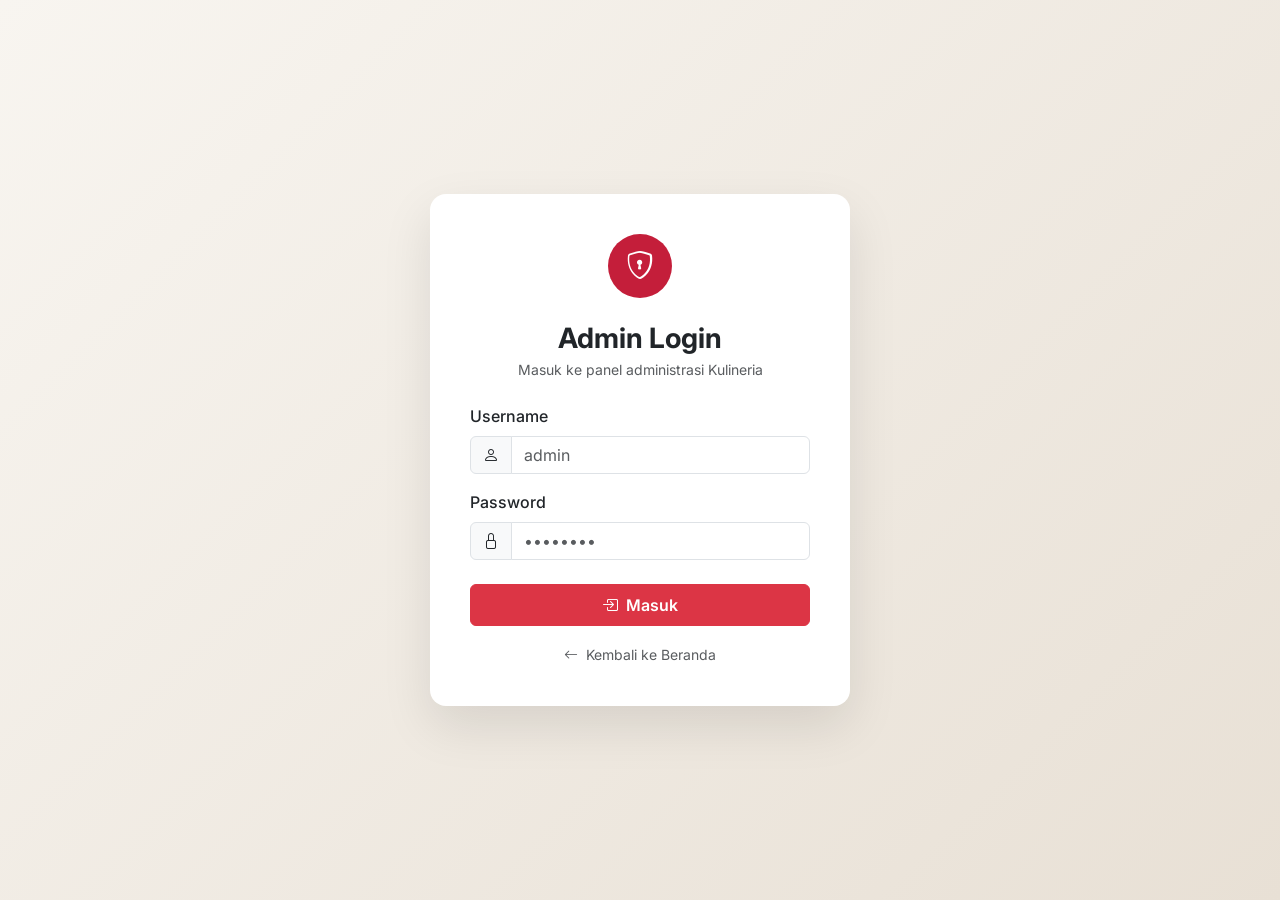
<file: admin-login.html>
<!DOCTYPE html>
<html lang="id">
<head>
  <meta charset="UTF-8">
  <meta name="viewport" content="width=device-width, initial-scale=1.0">
  <title>Login Admin – Kulineria</title>
  <link href="https://cdn.jsdelivr.net/npm/bootstrap@5.3.3/dist/css/bootstrap.min.css" rel="stylesheet">
  <link href="https://cdn.jsdelivr.net/npm/bootstrap-icons@1.11.3/font/bootstrap-icons.min.css" rel="stylesheet">
  <link href="https://fonts.googleapis.com/css2?family=Playfair+Display:wght@500;700&family=Inter:wght@400;500;600&display=swap" rel="stylesheet">
  <link rel="stylesheet" href="style.css">
</head>
<body>

  <div class="login-wrapper">
    <div class="card login-card">
      <div class="card-body text-center">
        <div class="login-icon">
          <i class="bi bi-shield-lock"></i>
        </div>
        <h3 class="fw-bold mb-1">Admin Login</h3>
        <p class="text-muted small mb-4">Masuk ke panel administrasi Kulineria</p>

        <form id="adminForm" onsubmit="return handleLogin(event)">
          <div class="mb-3 text-start">
            <label for="username" class="form-label fw-medium">Username</label>
            <div class="input-group">
              <span class="input-group-text"><i class="bi bi-person"></i></span>
              <input type="text" class="form-control" id="username" placeholder="admin" required>
            </div>
          </div>
          <div class="mb-4 text-start">
            <label for="password" class="form-label fw-medium">Password</label>
            <div class="input-group">
              <span class="input-group-text"><i class="bi bi-lock"></i></span>
              <input type="password" class="form-control" id="password" placeholder="••••••••" required>
            </div>
          </div>
          <button type="submit" class="btn btn-danger w-100 py-2 fw-semibold mb-3">
            <i class="bi bi-box-arrow-in-right me-2"></i>Masuk
          </button>
        </form>

        <a href="index.html" class="text-muted small text-decoration-none">
          <i class="bi bi-arrow-left me-1"></i> Kembali ke Beranda
        </a>

        <div id="loginAlert" class="alert alert-danger mt-3 d-none" role="alert">
          Username atau password salah.
        </div>
        <div id="loginSuccess" class="alert alert-success mt-3 d-none" role="alert">
          Login berhasil! Mengalihkan ke dashboard...
        </div>
      </div>
    </div>
  </div>

  <script>
    // Simple demo login (static only)
    // Username: admin | Password: admin123
    function handleLogin(e) {
      e.preventDefault();
      const user = document.getElementById('username').value.trim();
      const pass = document.getElementById('password').value;

      const alertBox = document.getElementById('loginAlert');
      const successBox = document.getElementById('loginSuccess');

      if (user === 'admin' && pass === 'admin123') {
        alertBox.classList.add('d-none');
        successBox.classList.remove('d-none');
        setTimeout(() => {
          window.location.href = 'admin-dashboard.html';
        }, 1200);
      } else {
        successBox.classList.add('d-none');
        alertBox.classList.remove('d-none');
      }
      return false;
    }
  </script>
</body>
</html>
</file>
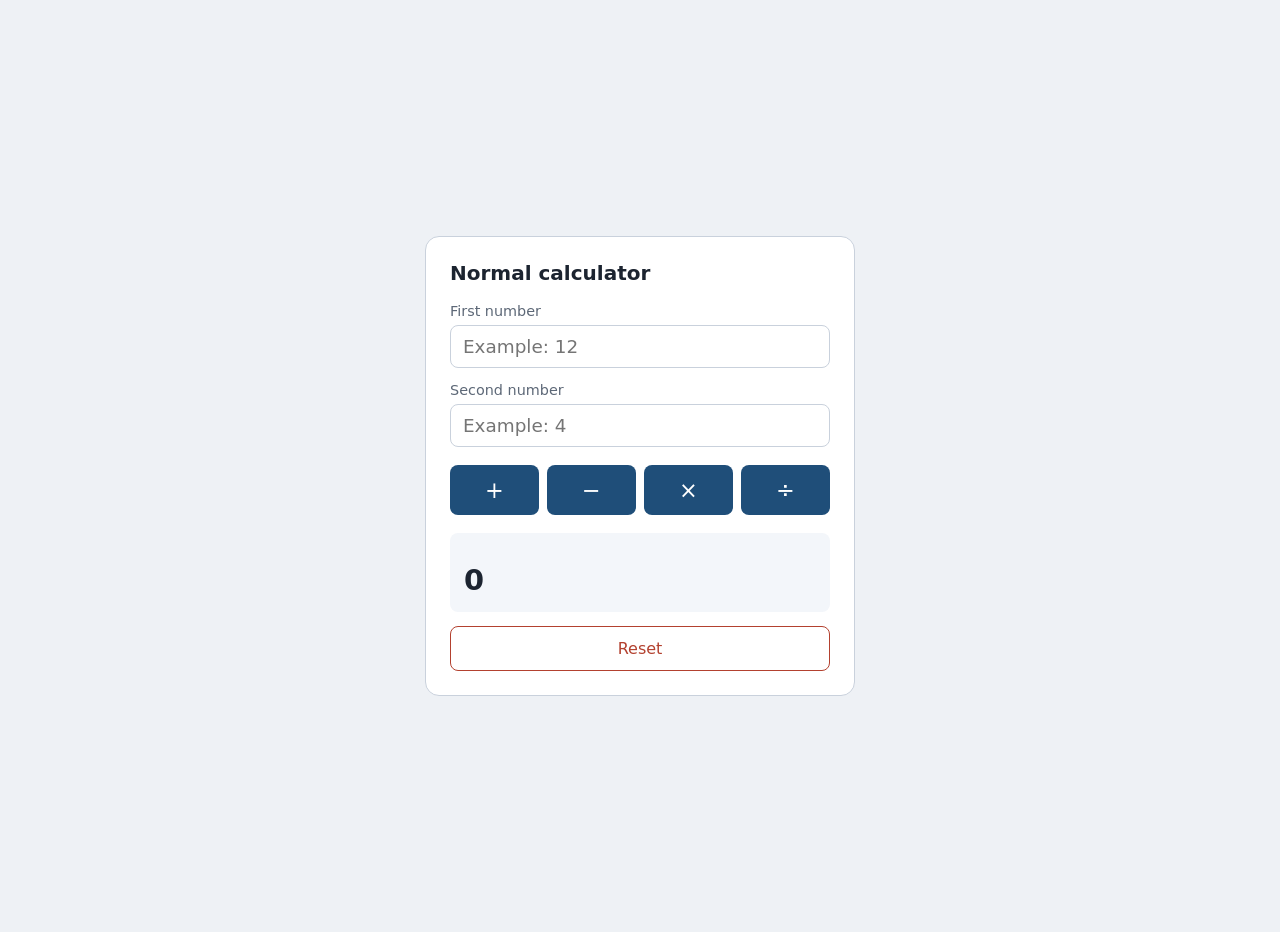
<file: calculator.html>
<!DOCTYPE html>
<html lang="id">
<head>
<meta charset="UTF-8">
<meta name="viewport" content="width=device-width, initial-scale=1, viewport-fit=cover">
<title>Normal calculator</title>
<style>
  :root {
    box-sizing: border-box;
    padding-top: env(safe-area-inset-top, 0px);
    padding-bottom: env(safe-area-inset-bottom, 0px);
    --bg: #eef1f5;
    --panel: #ffffff;
    --ink: #1c2430;
    --muted: #5d6877;
    --line: #c9d1dc;
    --op: #1f4e79;
    --op-ink: #ffffff;
    --reset: #b3412f;
    --result-bg: #f3f6fa;
    --error: #b3412f;
  }
  @media (prefers-color-scheme: dark) {
    :root:not([data-theme="light"]) {
      --bg: #12161c;
      --panel: #1c222b;
      --ink: #e8edf3;
      --muted: #9aa5b4;
      --line: #384352;
      --op: #6aa6dd;
      --op-ink: #0e1318;
      --reset: #e5806f;
      --result-bg: #141920;
      --error: #f0907f;
    }
  }
  :root[data-theme="dark"] {
    --bg: #12161c; --panel: #1c222b; --ink: #e8edf3; --muted: #9aa5b4;
    --line: #384352; --op: #6aa6dd; --op-ink: #0e1318; --reset: #e5806f;
    --result-bg: #141920; --error: #f0907f;
  }
  html { scroll-padding-top: env(safe-area-inset-top, 0px); }
  body {
    margin: 0;
    min-height: 100vh;
    display: grid;
    place-items: center;
    padding: 16px;
    background: var(--bg);
    color: var(--ink);
    font-family: "Trebuchet MS", "Segoe UI", system-ui, sans-serif;
  }
  .calc {
    width: 100%;
    max-width: 380px;
    background: var(--panel);
    border: 1px solid var(--line);
    border-radius: 14px;
    padding: 24px;
  }
  h1 { font-size: 1.25rem; margin: 0 0 18px; }
  label { display: block; font-size: .9rem; color: var(--muted); margin-bottom: 6px; }
  input[type="number"] {
    width: 100%;
    box-sizing: border-box;
    font: inherit;
    font-size: 1.15rem;
    padding: 10px 12px;
    margin-bottom: 14px;
    color: var(--ink);
    background: var(--panel);
    border: 1px solid var(--line);
    border-radius: 8px;
  }
  input:focus-visible, button:focus-visible { outline: 3px solid var(--op); outline-offset: 2px; }
  .ops { display: grid; grid-template-columns: repeat(4, 1fr); gap: 8px; margin: 4px 0 10px; }
  button {
    font: inherit;
    font-size: 1.4rem;
    padding: 12px 0;
    cursor: pointer;
    border: 0;
    border-radius: 8px;
    background: var(--op);
    color: var(--op-ink);
  }
  button:active { transform: translateY(1px); }
  button.reset {
    width: 100%;
    font-size: 1rem;
    background: transparent;
    color: var(--reset);
    border: 1px solid var(--reset);
  }
  .hasil {
    margin: 18px 0 14px;
    padding: 14px;
    background: var(--result-bg);
    border-radius: 8px;
    min-height: 3.2em;
  }
  .hasil small { display: block; color: var(--muted); font-size: .85rem; min-height: 1.2em; }
  .hasil output { display: block; font-size: 1.8rem; font-weight: 700; word-break: break-all; }
  .hasil.error output { color: var(--error); font-size: 1.1rem; }
</style>
</head>
<body>
  <main class="calc">
    <h1>Normal calculator</h1>

    <label for="angka1">First number</label>
    <input type="number" id="angka1" placeholder="Example: 12" step="any">

    <label for="angka2">Second number</label>
    <input type="number" id="angka2" placeholder="Example: 4" step="any">

    <div class="ops">
      <button type="button" onclick="hitung('+')" aria-label="Tambah">+</button>
      <button type="button" onclick="hitung('-')" aria-label="Kurang">−</button>
      <button type="button" onclick="hitung('*')" aria-label="Kali">×</button>
      <button type="button" onclick="hitung('/')" aria-label="Bagi">÷</button>
    </div>

    <div class="hasil" id="kotakHasil" aria-live="polite">
      <small id="ekspresi"></small>
      <output id="hasil">0</output>
    </div>

    <button type="button" class="reset" onclick="reset()">Reset</button>
  </main>

  <script>
    function hitung(operator) {
      var a = document.getElementById("angka1").value;
      var b = document.getElementById("angka2").value;
      var kotak = document.getElementById("kotakHasil");
      var hasil = document.getElementById("hasil");
      var ekspresi = document.getElementById("ekspresi");

      kotak.classList.remove("error");

      if (a === "" || b === "") {
        tampilkanError("Enter the other number before running it ");
        return;
      }

      a = parseFloat(a);
      b = parseFloat(b);
      var simbol = { "+": "+", "-": "−", "*": "×", "/": "÷" };
      var nilai;

      switch (operator) {
        case "+": nilai = a + b; break;
        case "-": nilai = a - b; break;
        case "*": nilai = a * b; break;
        case "/":
          if (b === 0) {
            tampilkanError("Cannot devided by zero !!!.");
            return;
          }
          nilai = a / b;
          break;
      }
      nilai = parseFloat(nilai.toFixed(10));

      ekspresi.textContent = a + " " + simbol[operator] + " " + b + " =";
      hasil.textContent = nilai;
    }

    function tampilkanError(pesan) {
      document.getElementById("kotakHasil").classList.add("error");
      document.getElementById("ekspresi").textContent = "";
      document.getElementById("hasil").textContent = pesan;
    }

    function reset() {
      document.getElementById("angka1").value = "";
      document.getElementById("angka2").value = "";
      document.getElementById("ekspresi").textContent = "";
      document.getElementById("hasil").textContent = "0";
      document.getElementById("kotakHasil").classList.remove("error");
      document.getElementById("angka1").focus();
    }
  </script>
</body>
</html>
</file>
<file: style.css>
/* ===== Base & Typography ===== */
:root {
  --brand-red: #c41e3a;
  --cream: #f8f5f0;
  --text-dark: #1a1a1a;
}

body {
  font-family: 'Inter', system-ui, -apple-system, sans-serif;
  color: var(--text-dark);
  background-color: #fff;
}

.brand-logo {
  font-family: 'Playfair Display', Georgia, serif;
  font-weight: 700;
  font-size: 1.75rem;
  color: var(--brand-red) !important;
  letter-spacing: -0.5px;
}

.section-title {
  font-family: 'Playfair Display', Georgia, serif;
  font-weight: 700;
  font-size: 1.5rem;
  letter-spacing: 1px;
  text-transform: uppercase;
  position: relative;
  display: inline-block;
}

.section-title::after {
  content: '';
  display: block;
  width: 40px;
  height: 3px;
  background: var(--brand-red);
  margin: 8px auto 0;
}

/* ===== Promo Bar ===== */
.promo-bar {
  background: #f5f5f5;
  font-size: 0.875rem;
  color: #444;
}

.promo-bar a {
  color: var(--brand-red);
}

/* ===== Navbar ===== */
.navbar {
  padding-top: 0.75rem;
  padding-bottom: 0.75rem;
}

.navbar .nav-link {
  font-weight: 500;
  font-size: 0.95rem;
  color: #333;
  padding: 0.5rem 0.9rem !important;
}

.navbar .nav-link:hover {
  color: var(--brand-red);
}

.search-form .form-control {
  border-radius: 0 50px 50px 0;
  min-width: 220px;
  font-size: 0.9rem;
}

.search-form .input-group-text {
  border-radius: 50px 0 0 50px;
  border-right: 0;
}

.search-form .form-control:focus {
  box-shadow: none;
  border-color: #ced4da;
}

/* ===== Backgrounds ===== */
.bg-cream {
  background-color: var(--cream);
}

/* ===== Cards & Images ===== */
.featured-img {
  height: 420px;
  object-fit: cover;
}

.featured-card {
  overflow: hidden;
  border-radius: 12px;
  transition: transform 0.25s ease, box-shadow 0.25s ease;
}

.featured-card:hover {
  transform: translateY(-4px);
  box-shadow: 0 12px 30px rgba(0,0,0,0.12) !important;
}

.latest-thumb {
  width: 80px;
  height: 80px;
  object-fit: cover;
  flex-shrink: 0;
}

.latest-item {
  transition: background 0.2s;
  padding: 6px;
  border-radius: 8px;
  cursor: pointer;
}

.latest-item:hover {
  background: #f0ebe3;
}

.story-card img,
.recipe-card img,
.diet-card img,
.tip-card img,
.seasonal-item img {
  transition: transform 0.35s ease;
}

.story-card:hover img,
.recipe-card:hover img,
.diet-card:hover img,
.tip-card:hover img,
.seasonal-item:hover img {
  transform: scale(1.04);
}

.story-card,
.recipe-card,
.diet-card,
.tip-card {
  cursor: pointer;
}

.seasonal-item img {
  width: 100%;
  height: 120px;
  object-fit: cover;
}

.seasonal-item {
  cursor: pointer;
}

/* ===== Filter Pills ===== */
.filter-pills .btn {
  font-size: 0.85rem;
  font-weight: 500;
}

/* ===== Admin Login Page ===== */
.login-wrapper {
  min-height: 100vh;
  background: linear-gradient(135deg, #f8f5f0 0%, #e8e0d5 100%);
  display: flex;
  align-items: center;
  justify-content: center;
}

.login-card {
  max-width: 420px;
  width: 100%;
  border: none;
  border-radius: 16px;
  box-shadow: 0 20px 50px rgba(0,0,0,0.1);
}

.login-card .card-body {
  padding: 2.5rem;
}

.login-icon {
  width: 64px;
  height: 64px;
  background: var(--brand-red);
  color: white;
  border-radius: 50%;
  display: flex;
  align-items: center;
  justify-content: center;
  font-size: 1.75rem;
  margin: 0 auto 1.5rem;
}

/* ===== Feature Cards (4 fitur utama) ===== */
.feature-card {
  background: #fff;
  border-radius: 12px;
  transition: transform 0.25s ease, box-shadow 0.25s ease;
  box-shadow: 0 4px 15px rgba(0,0,0,0.05);
}

.feature-card:hover {
  transform: translateY(-6px);
  box-shadow: 0 12px 30px rgba(0,0,0,0.1);
}

.feature-icon {
  width: 64px;
  height: 64px;
  background: #fde8ec;
  color: var(--brand-red);
  border-radius: 50%;
  display: flex;
  align-items: center;
  justify-content: center;
  font-size: 1.6rem;
}

/* ===== Footer ===== */
footer a:hover {
  color: #fff !important;
}

/* ===== Responsive ===== */
@media (max-width: 991.98px) {
  .search-form {
    margin: 1rem 0;
  }
  .search-form .form-control {
    min-width: 100%;
  }
  .featured-img {
    height: 280px;
  }
}

@media (max-width: 575.98px) {
  .section-title {
    font-size: 1.25rem;
  }
  .featured-img {
    height: 220px;
  }
}
</file>
